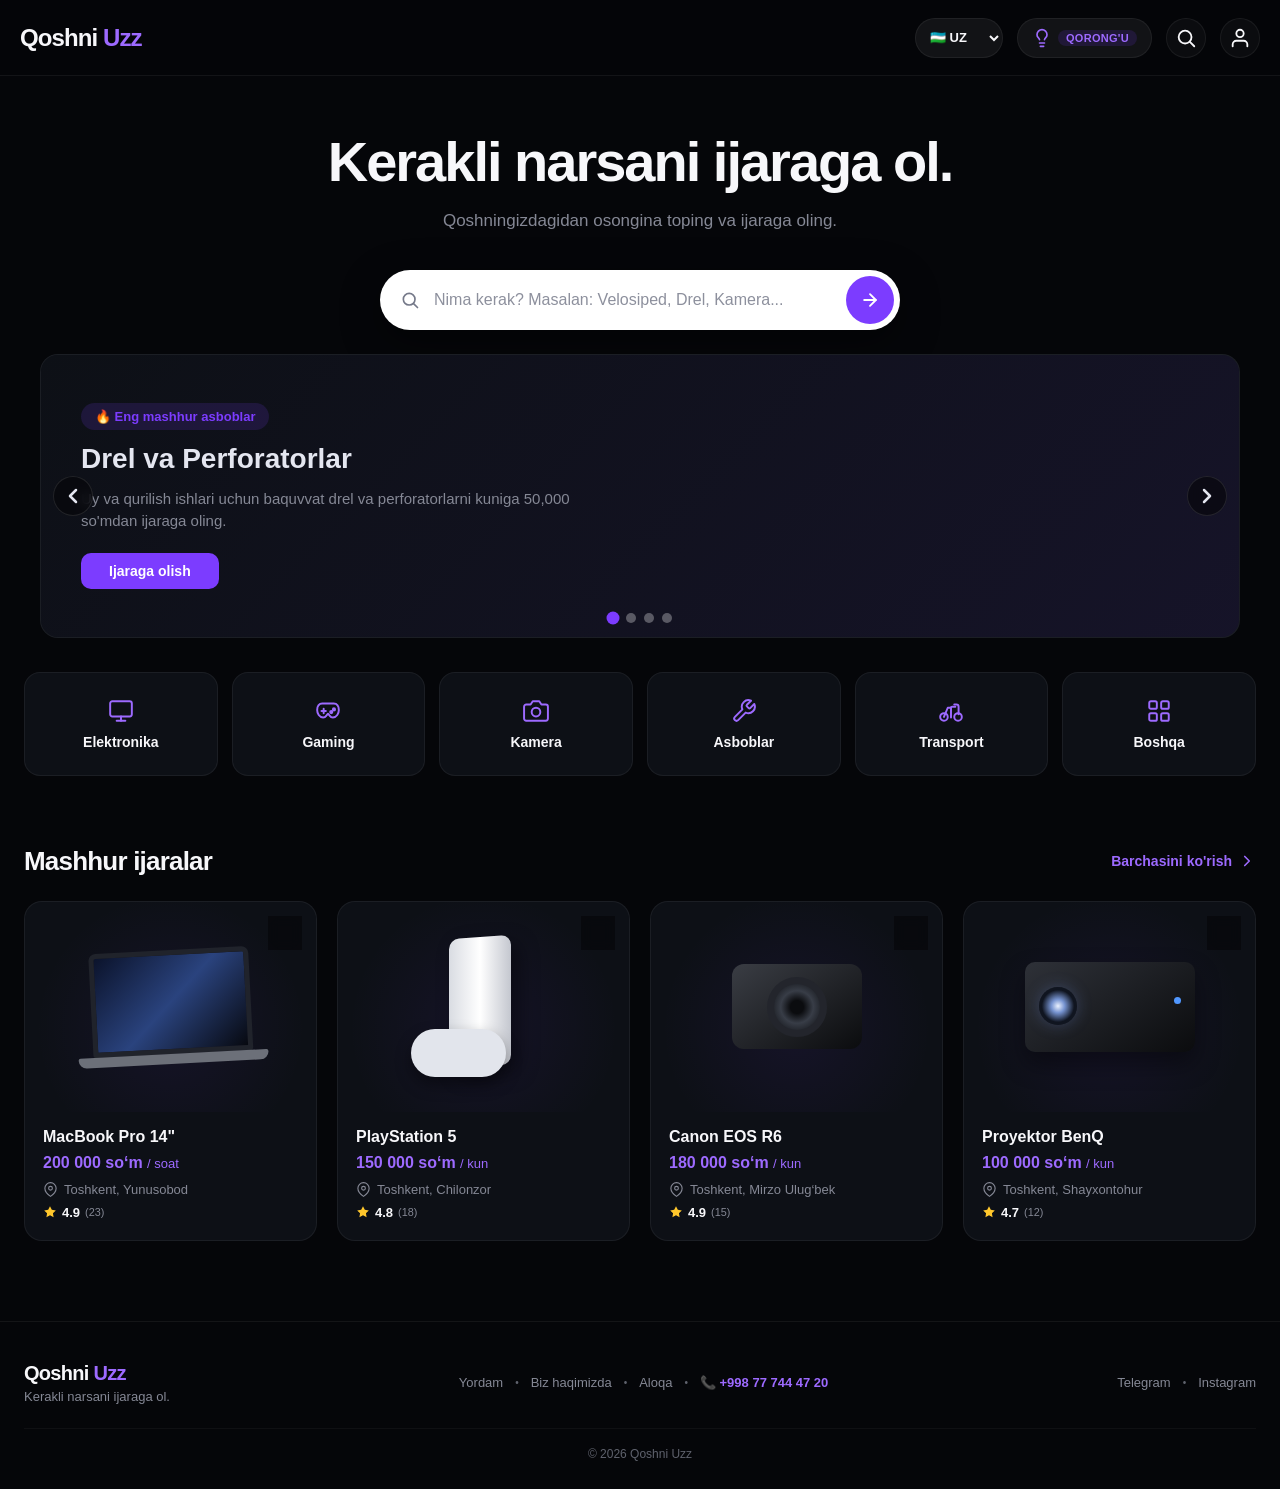
<file: index.html>
<!DOCTYPE html>
<html lang="uz">
<head>
    <meta charset="UTF-8">
    <meta name="viewport" content="width=device-width, initial-scale=1.0">
    <title>Qoshni Uzz — Kerakli narsani ijaraga ol</title>
    <meta name="description" content="Qoshni Uzz — odamlar kerakli narsalarni yaqinidan ijaraga oladigan zamonaviy va qulay marketplace.">
    <meta http-equiv="Content-Security-Policy" content="default-src 'self'; img-src 'self' data: https:; style-src 'self' 'unsafe-inline' https://fonts.googleapis.com; font-src https://fonts.gstatic.com; script-src 'self'; connect-src 'self'; object-src 'none'; base-uri 'self'; frame-ancestors 'none'; form-action 'self';">
    
    <!-- Google Fonts Inter -->
    <link rel="preconnect" href="https://fonts.googleapis.com">
    <link rel="preconnect" href="https://fonts.gstatic.com" crossorigin>
    <link href="https://fonts.googleapis.com/css2?family=Inter:wght@400;500;600;700;800&display=swap" rel="stylesheet">

    <link rel="stylesheet" href="style.css">
</head>
<body>

    <!-- ================= HEADER ================= -->
    <header class="header">
        <a href="#" class="logo">
            Qoshni <span>Uzz</span>
        </a>

        <div class="header-actions">
            <!-- LANGUAGE SWITCHER -->
            <div class="lang-selector">
                <select id="langSelect" class="lang-select" aria-label="Tilni tanlang">
                    <option value="uz">🇺🇿 UZ</option>
                    <option value="ru">🇷🇺 RU</option>
                    <option value="en">🇬🇧 EN</option>
                    <option value="zh">🇨🇳 中文</option>
                </select>
            </div>

            <button class="theme-toggle-btn" id="themeToggleBtn" aria-label="Mavzuni o'zgartirish" title="Mavzu (Qorong'u / Oq / Moviy)">
                <svg viewBox="0 0 24 24" width="20" height="20" fill="none" stroke="currentColor" stroke-width="2" stroke-linecap="round" stroke-linejoin="round" class="theme-icon">
                    <path d="M15 14c.2-1 .7-1.7 1.5-2.5 1-.9 1.5-2.2 1.5-3.5A6 6 0 0 0 6 8c0 1.3.5 2.6 1.5 3.5.8.7 1.3 1.5 1.5 2.5"></path>
                    <path d="M9 18h6"></path>
                    <path d="M10 22h4"></path>
                </svg>
                <span class="theme-badge" id="themeBadge">Qorong'u</span>
            </button>

            <button class="icon-btn" aria-label="Qidirish" id="searchBtn">
                <svg viewBox="0 0 24 24" width="22" height="22" fill="none" stroke="currentColor" stroke-width="2" stroke-linecap="round" stroke-linejoin="round">
                    <circle cx="11" cy="11" r="7"></circle>
                    <line x1="21" y1="21" x2="16.25" y2="16.25"></line>
                </svg>
            </button>

            <a href="profile.html" class="icon-btn" aria-label="Profil" id="profileBtn">
                <svg viewBox="0 0 24 24" width="22" height="22" fill="none" stroke="currentColor" stroke-width="2" stroke-linecap="round" stroke-linejoin="round">
                    <path d="M20 21v-2a4 4 0 0 0-4-4H8a4 4 0 0 0-4 4v2"></path>
                    <circle cx="12" cy="7" r="4"></circle>
                </svg>
            </a>
        </div>
    </header>

    <main>
        <!-- ================= HERO SEARCH SECTION ================= -->
        <section class="hero-search-section">
            <div class="hero-search-container">
                <h1 data-i18n="hero_title">
                    Kerakli narsalarni <span>ijaraga</span> ol.
                </h1>
                <p data-i18n="hero_subtitle">
                    Qoshningizdagidan osongina toping va ijaraga oling.
                </p>

                <!-- SEARCH FORM -->
                <form class="search-box uzum-search" id="searchForm">
                    <svg class="search-icon" viewBox="0 0 24 24" fill="none" stroke="currentColor" stroke-width="2" stroke-linecap="round" stroke-linejoin="round">
                        <circle cx="11" cy="11" r="7"></circle>
                        <line x1="21" y1="21" x2="16.25" y2="16.25"></line>
                    </svg>

                    <input
                        type="text"
                        id="searchInput"
                        placeholder="Nima kerak? Masalan: Velosiped, Drel, Kalonka..."
                        data-i18n-placeholder="search_placeholder"
                        autocomplete="off"
                        aria-label="Mahsulot qidirish"
                    >

                    <button type="submit" class="search-submit" aria-label="Qidirish">
                        <svg viewBox="0 0 24 24" fill="none" stroke="currentColor" stroke-width="2.2" stroke-linecap="round" stroke-linejoin="round">
                            <line x1="5" y1="12" x2="19" y2="12"></line>
                            <polyline points="12 5 19 12 12 19"></polyline>
                        </svg>
                    </button>
                </form>
            </div>
        </section>



        <!-- ================= CAROUSEL / BANNER ================= -->
        <section class="carousel-section">
            <div class="carousel-container" id="carouselContainer">
                <div class="carousel-track" id="carouselTrack">
                    <!-- JS orqali to'ldiriladi (bannerData.json dan) -->
                </div>
                <button class="carousel-btn carousel-prev" id="carouselPrev" aria-label="Oldingi">
                    <svg viewBox="0 0 24 24" width="24" height="24" fill="none" stroke="currentColor" stroke-width="2.5" stroke-linecap="round" stroke-linejoin="round"><polyline points="15 18 9 12 15 6"></polyline></svg>
                </button>
                <button class="carousel-btn carousel-next" id="carouselNext" aria-label="Keyingi">
                    <svg viewBox="0 0 24 24" width="24" height="24" fill="none" stroke="currentColor" stroke-width="2.5" stroke-linecap="round" stroke-linejoin="round"><polyline points="9 18 15 12 9 6"></polyline></svg>
                </button>
                <div class="carousel-dots" id="carouselDots"></div>
            </div>
        </section>

        <!-- ================= CATEGORIES ================= -->
        <section class="categories-section">
            <div class="categories" id="categories">

                <button class="category-card" data-category="Elektronika">
                    <span class="category-icon">
                        <svg viewBox="0 0 24 24" fill="none" stroke="currentColor" stroke-width="1.8" stroke-linecap="round" stroke-linejoin="round">
                            <rect x="2" y="3" width="20" height="14" rx="2" ry="2"></rect>
                            <line x1="8" y1="21" x2="16" y2="21"></line>
                            <line x1="12" y1="17" x2="12" y2="21"></line>
                        </svg>
                    </span>
                    <span data-i18n="cat_elec">Elektronika</span>
                </button>

                <button class="category-card" data-category="Gaming">
                    <span class="category-icon">
                        <svg viewBox="0 0 24 24" fill="none" stroke="currentColor" stroke-width="1.8" stroke-linecap="round" stroke-linejoin="round">
                            <line x1="6" y1="12" x2="10" y2="12"></line>
                            <line x1="8" y1="10" x2="8" y2="14"></line>
                            <circle cx="15" cy="13" r="1" fill="currentColor"></circle>
                            <circle cx="17.5" cy="10.5" r="1" fill="currentColor"></circle>
                            <path d="M17.3 5H6.7C3.6 5 2 7.7 2 11c0 3.3 2 7 5.5 7 1.2 0 2.2-.6 2.8-1.5L12 14.5l1.7 2c.6.9 1.6 1.5 2.8 1.5 3.5 0 5.5-3.7 5.5-7 0-3.3-1.6-6-4.7-6z"></path>
                        </svg>
                    </span>
                    <span data-i18n="cat_gaming">Gaming</span>
                </button>

                <button class="category-card" data-category="Kamera">
                    <span class="category-icon">
                        <svg viewBox="0 0 24 24" fill="none" stroke="currentColor" stroke-width="1.8" stroke-linecap="round" stroke-linejoin="round">
                            <path d="M23 19a2 2 0 0 1-2 2H3a2 2 0 0 1-2-2V8a2 2 0 0 1 2-2h4l2-3h6l2 3h4a2 2 0 0 1 2 2z"></path>
                            <circle cx="12" cy="13" r="4"></circle>
                        </svg>
                    </span>
                    <span data-i18n="cat_camera">Kamera</span>
                </button>

                <button class="category-card" data-category="Asboblar">
                    <span class="category-icon">
                        <svg viewBox="0 0 24 24" fill="none" stroke="currentColor" stroke-width="1.8" stroke-linecap="round" stroke-linejoin="round">
                            <path d="M14.7 6.3a1 1 0 0 0 0 1.4l1.6 1.6a1 1 0 0 0 1.4 0l3.77-3.77a6 6 0 0 1-7.94 7.94l-6.91 6.91a2.12 2.12 0 0 1-3-3l6.91-6.91a6 6 0 0 1 7.94-7.94l-3.76 3.76z"></path>
                        </svg>
                    </span>
                    <span data-i18n="cat_tools">Asboblar</span>
                </button>

                <button class="category-card" data-category="Transport">
                    <span class="category-icon">
                        <svg viewBox="0 0 24 24" fill="none" stroke="currentColor" stroke-width="1.8" stroke-linecap="round" stroke-linejoin="round">
                            <circle cx="5.5" cy="17.5" r="3.5"></circle>
                            <circle cx="18.5" cy="17.5" r="3.5"></circle>
                            <path d="M15 6h2a2 2 0 0 1 2 2v7"></path>
                            <path d="M12 18V9a1 1 0 0 1 1-1h3"></path>
                            <path d="M5.5 17.5L9 9h3"></path>
                        </svg>
                    </span>
                    <span data-i18n="cat_transport">Transport</span>
                </button>

                <button class="category-card" data-category="Boshqa">
                    <span class="category-icon">
                        <svg viewBox="0 0 24 24" fill="none" stroke="currentColor" stroke-width="1.8" stroke-linecap="round" stroke-linejoin="round">
                            <rect x="3" y="3" width="7" height="7" rx="1.5"></rect>
                            <rect x="14" y="3" width="7" height="7" rx="1.5"></rect>
                            <rect x="14" y="14" width="7" height="7" rx="1.5"></rect>
                            <rect x="3" y="14" width="7" height="7" rx="1.5"></rect>
                        </svg>
                    </span>
                    <span data-i18n="cat_other">Boshqa</span>
                </button>

            </div>
        </section>

        <!-- ================= POPULAR RENTALS ================= -->
        <section class="popular-section">

            <div class="section-heading">
                <h2 data-i18n="popular_title">Mashhur ijaralar</h2>
                <a href="#" class="view-all">
                    <span data-i18n="btn_view_all">Barchasini ko‘rish</span>
                    <svg viewBox="0 0 24 24" width="18" height="18" fill="none" stroke="currentColor" stroke-width="2.2" stroke-linecap="round" stroke-linejoin="round">
                        <polyline points="9 18 15 12 9 6"></polyline>
                    </svg>
                </a>
            </div>

            <div class="products-grid" id="productsGrid">

                <!-- PRODUCT 1 -->
                <article
                    class="product-card"
                    data-name="MacBook Pro 14"
                    data-category="Elektronika"
                >
                    <button class="favorite-btn" aria-label="Sevimlilarga qo‘shish">
                        ♡
                    </button>

                    <div class="product-image">
                        <div class="macbook">
                            <div class="mac-screen"></div>
                            <div class="mac-base"></div>
                        </div>
                    </div>

                    <div class="product-info">
                        <h3>MacBook Pro 14"</h3>

                        <strong class="product-price">
                            200 000 so‘m
                            <small data-i18n="per_hour">/ soat</small>
                        </strong>

                        <div class="product-meta">
                            <svg class="meta-icon" viewBox="0 0 24 24" fill="none" stroke="currentColor" stroke-width="1.8">
                                <path d="M21 10c0 7-9 13-9 13s-9-6-9-13a9 9 0 0 1 18 0z"></path>
                                <circle cx="12" cy="10" r="3"></circle>
                            </svg>
                            <span>Toshkent, Yunusobod</span>
                        </div>

                        <div class="rating">
                            <svg class="star-icon" viewBox="0 0 24 24" fill="currentColor">
                                <polygon points="12 2 15.09 8.26 22 9.27 17 14.14 18.18 21.02 12 17.77 5.82 21.02 7 14.14 2 9.27 8.91 8.26 12 2"></polygon>
                            </svg>
                            <span>4.9</span>
                            <small>(23)</small>
                        </div>
                    </div>
                </article>

                <!-- PRODUCT 2 -->
                <article
                    class="product-card"
                    data-name="PlayStation 5"
                    data-category="Gaming"
                >
                    <button class="favorite-btn" aria-label="Sevimlilarga qo‘shish">
                        ♡
                    </button>

                    <div class="product-image">
                        <div class="ps5">
                            <div class="ps5-console"></div>
                            <div class="ps5-controller"></div>
                        </div>
                    </div>

                    <div class="product-info">
                        <h3>PlayStation 5</h3>

                        <strong class="product-price">
                            150 000 so‘m
                            <small data-i18n="per_day">/ kun</small>
                        </strong>

                        <div class="product-meta">
                            <svg class="meta-icon" viewBox="0 0 24 24" fill="none" stroke="currentColor" stroke-width="1.8">
                                <path d="M21 10c0 7-9 13-9 13s-9-6-9-13a9 9 0 0 1 18 0z"></path>
                                <circle cx="12" cy="10" r="3"></circle>
                            </svg>
                            <span>Toshkent, Chilonzor</span>
                        </div>

                        <div class="rating">
                            <svg class="star-icon" viewBox="0 0 24 24" fill="currentColor">
                                <polygon points="12 2 15.09 8.26 22 9.27 17 14.14 18.18 21.02 12 17.77 5.82 21.02 7 14.14 2 9.27 8.91 8.26 12 2"></polygon>
                            </svg>
                            <span>4.8</span>
                            <small>(18)</small>
                        </div>
                    </div>
                </article>

                <!-- PRODUCT 3 -->
                <article
                    class="product-card"
                    data-name="Canon EOS R6"
                    data-category="Kamera"
                >
                    <button class="favorite-btn" aria-label="Sevimlilarga qo‘shish">
                        ♡
                    </button>

                    <div class="product-image">
                        <div class="camera-product">
                            <div class="camera-product-body">
                                <div class="camera-product-lens"></div>
                            </div>
                        </div>
                    </div>

                    <div class="product-info">
                        <h3>Canon EOS R6</h3>

                        <strong class="product-price">
                            180 000 so‘m
                            <small data-i18n="per_day">/ kun</small>
                        </strong>

                        <div class="product-meta">
                            <svg class="meta-icon" viewBox="0 0 24 24" fill="none" stroke="currentColor" stroke-width="1.8">
                                <path d="M21 10c0 7-9 13-9 13s-9-6-9-13a9 9 0 0 1 18 0z"></path>
                                <circle cx="12" cy="10" r="3"></circle>
                            </svg>
                            <span>Toshkent, Mirzo Ulug‘bek</span>
                        </div>

                        <div class="rating">
                            <svg class="star-icon" viewBox="0 0 24 24" fill="currentColor">
                                <polygon points="12 2 15.09 8.26 22 9.27 17 14.14 18.18 21.02 12 17.77 5.82 21.02 7 14.14 2 9.27 8.91 8.26 12 2"></polygon>
                            </svg>
                            <span>4.9</span>
                            <small>(15)</small>
                        </div>
                    </div>
                </article>

                <!-- PRODUCT 4 -->
                <article
                    class="product-card"
                    data-name="BenQ Proyektor"
                    data-category="Elektronika"
                >
                    <button class="favorite-btn" aria-label="Sevimlilarga qo‘shish">
                        ♡
                    </button>

                    <div class="product-image">
                        <div class="projector">
                            <div class="projector-lens"></div>
                            <div class="projector-light"></div>
                        </div>
                    </div>

                    <div class="product-info">
                        <h3 data-i18n="benq_projector">Proyektor BenQ</h3>

                        <strong class="product-price">
                            100 000 so‘m
                            <small data-i18n="per_day">/ kun</small>
                        </strong>

                        <div class="product-meta">
                            <svg class="meta-icon" viewBox="0 0 24 24" fill="none" stroke="currentColor" stroke-width="1.8">
                                <path d="M21 10c0 7-9 13-9 13s-9-6-9-13a9 9 0 0 1 18 0z"></path>
                                <circle cx="12" cy="10" r="3"></circle>
                            </svg>
                            <span>Toshkent, Shayxontohur</span>
                        </div>

                        <div class="rating">
                            <svg class="star-icon" viewBox="0 0 24 24" fill="currentColor">
                                <polygon points="12 2 15.09 8.26 22 9.27 17 14.14 18.18 21.02 12 17.77 5.82 21.02 7 14.14 2 9.27 8.91 8.26 12 2"></polygon>
                            </svg>
                            <span>4.7</span>
                            <small>(12)</small>
                        </div>
                    </div>
                </article>

            </div>
        </section>
    </main>

    <!-- ================= FOOTER ================= -->
    <footer class="footer">
        <div class="footer-container">

            <div class="footer-brand">
                <a href="#" class="footer-logo">
                    Qoshni <span>Uzz</span>
                </a>
                <p data-i18n="footer_slogan">Kerakli narsani ijaraga ol.</p>
            </div>

            <div class="footer-links">
                <a href="#" data-i18n="footer_help">Yordam</a>
                <span class="separator">•</span>
                <a href="#" data-i18n="footer_about">Biz haqimizda</a>
                <span class="separator">•</span>
                <a href="https://wa.me/998777444720?text=Assalomu%20alaykum!%20Qoshni%20Uzz%20haqida%20ma%27lumot%20olmoqchiman." target="_blank" rel="noopener noreferrer" aria-label="WhatsApp" data-i18n="footer_contact">Aloqa</a>
                <span class="separator">•</span>
                <a href="tel:+998777444720" class="footer-phone">📞 +998 77 744 47 20</a>
            </div>

            <div class="footer-social">
                <a href="https://t.me/otakoz1yev" target="_blank" rel="noopener noreferrer" aria-label="Telegram">Telegram</a>
                <span class="separator">•</span>
                <a href="https://instagram.com/qoshni.uzz" target="_blank" rel="noopener noreferrer" aria-label="Instagram">Instagram</a>
            </div>

        </div>

        <div class="footer-bottom">
            <span>© 2026 Qoshni Uzz</span>
        </div>
    </footer>

    <!-- ================= PRODUCT DETAIL MODAL ================= -->
    <div class="product-modal-overlay" id="productModal">
        <div class="product-modal">
            <button class="modal-close-btn" id="modalCloseBtn" aria-label="Yopish">
                <svg viewBox="0 0 24 24" width="24" height="24" fill="none" stroke="currentColor" stroke-width="2.5" stroke-linecap="round" stroke-linejoin="round">
                    <line x1="18" y1="6" x2="6" y2="18"></line>
                    <line x1="6" y1="6" x2="18" y2="18"></line>
                </svg>
            </button>

            <div class="modal-body">
                <!-- Left: Product Visual -->
                <div class="modal-image" id="modalImage"></div>

                <!-- Right: Product Details -->
                <div class="modal-details">
                    <span class="modal-category" id="modalCategory"></span>
                    <h2 class="modal-title" id="modalTitle"></h2>

                    <div class="modal-rating" id="modalRating">
                        <svg class="star-icon" viewBox="0 0 24 24" fill="currentColor">
                            <polygon points="12 2 15.09 8.26 22 9.27 17 14.14 18.18 21.02 12 17.77 5.82 21.02 7 14.14 2 9.27 8.91 8.26 12 2"></polygon>
                        </svg>
                        <span id="modalRatingValue"></span>
                        <small id="modalReviews"></small>
                    </div>

                    <div class="modal-price-block">
                        <span class="modal-price" id="modalPrice"></span>
                        <span class="modal-period" id="modalPeriod"></span>
                    </div>

                    <div class="modal-location">
                        <svg viewBox="0 0 24 24" width="16" height="16" fill="none" stroke="currentColor" stroke-width="1.8">
                            <path d="M21 10c0 7-9 13-9 13s-9-6-9-13a9 9 0 0 1 18 0z"></path>
                            <circle cx="12" cy="10" r="3"></circle>
                        </svg>
                        <span id="modalLocation"></span>
                    </div>

                    <p class="modal-description" id="modalDescription"></p>

                    <div class="modal-actions">
                        <a class="modal-btn-telegram" id="modalTelegram" href="https://t.me/otakoz1yev" target="_blank" rel="noopener noreferrer">
                            <svg viewBox="0 0 24 24" width="20" height="20" fill="currentColor">
                                <path d="M11.944 0A12 12 0 0 0 0 12a12 12 0 0 0 12 12 12 12 0 0 0 12-12A12 12 0 0 0 12 0a12 12 0 0 0-.056 0zm4.962 7.224c.1-.002.321.023.465.14a.506.506 0 0 1 .171.325c.016.093.036.306.02.472-.18 1.898-.962 6.502-1.36 8.627-.168.9-.499 1.201-.82 1.23-.696.065-1.225-.46-1.9-.902-1.056-.693-1.653-1.124-2.678-1.8-1.185-.78-.417-1.21.258-1.91.177-.184 3.247-2.977 3.307-3.23.007-.032.014-.15-.056-.212s-.174-.041-.249-.024c-.106.024-1.793 1.14-5.061 3.345-.479.33-.913.49-1.302.48-.428-.008-1.252-.241-1.865-.44-.752-.245-1.349-.374-1.297-.789.027-.216.325-.437.893-.663 3.498-1.524 5.83-2.529 6.998-3.014 3.332-1.386 4.025-1.627 4.476-1.635z"/>
                            </svg>
                            Telegram
                        </a>
                        <div class="modal-phone">
                            <svg viewBox="0 0 24 24" width="16" height="16" fill="none" stroke="currentColor" stroke-width="1.8">
                                <path d="M22 16.92v3a2 2 0 0 1-2.18 2 19.79 19.79 0 0 1-8.63-3.07 19.5 19.5 0 0 1-6-6 19.79 19.79 0 0 1-3.07-8.67A2 2 0 0 1 4.11 2h3a2 2 0 0 1 2 1.72 12.84 12.84 0 0 0 .7 2.81 2 2 0 0 1-.45 2.11L8.09 9.91a16 16 0 0 0 6 6l1.27-1.27a2 2 0 0 1 2.11-.45 12.84 12.84 0 0 0 2.81.7A2 2 0 0 1 22 16.92z"></path>
                            </svg>
                            <a href="tel:+998777444720">+998 77 744 47 20</a>
                        </div>
                        <button class="modal-btn-favorite" id="modalFavoriteBtn">
                            ♡ Sevimlilarga qo'shish
                        </button>
                    </div>
                </div>
            </div>
        </div>
    </div>

    <script src="common.js"></script>
    <script src="script.js"></script>
</body>
</html>
</file>
<file: style.css>
/* =====================================================
   QOSHNI UZZ — MINIMAL PREMIUM MARKETPLACE
   Design System & Modern Aesthetic Tokens
===================================================== */

:root {
    /* Color Palette */
    --bg: #050609;
    --card: #0D1016;
    --card-hover: #121622;

    --text-primary: #F7F7FA;
    --text-secondary: #858895;
    --text-muted: #5F626D;

    --purple: #7C3CFF;
    --purple-light: #9D6AFF;
    --purple-glow: rgba(124, 60, 255, 0.14);

    --border: rgba(255, 255, 255, 0.06);
    --border-hover: rgba(124, 60, 255, 0.35);

    /* Dimensions & Radii */
    --radius-card: 18px;
    --radius-pill: 50px;
    --container: 1280px;

    /* Transitions */
    --transition: 0.22s cubic-bezier(0.16, 1, 0.3, 1);
}

/* ================= THEME MODES ================= */

/* Light Theme (Oq Rejim) */
html[data-theme="light"] {
    color-scheme: light;
    --bg: #F4F6FB;
    --card: #FFFFFF;
    --card-hover: #F8FAFC;

    --text-primary: #0F172A;
    --text-secondary: #475569;
    --text-muted: #94A3B8;

    --purple: #6366F1;
    --purple-light: #4F46E5;
    --purple-glow: rgba(99, 102, 241, 0.14);

    --border: rgba(0, 0, 0, 0.08);
    --border-hover: rgba(99, 102, 241, 0.35);
}

html[data-theme="light"] .header {
    background: rgba(255, 255, 255, 0.88);
    border-bottom-color: rgba(0, 0, 0, 0.08);
}

html[data-theme="light"] .glass-card,
html[data-theme="light"] .settings-form,
html[data-theme="light"] .add-listing-form {
    background: rgba(255, 255, 255, 0.85);
    border-color: rgba(0, 0, 0, 0.08);
    box-shadow: 0 12px 36px rgba(0, 0, 0, 0.06);
}

html[data-theme="light"] .profile-tabs {
    background: rgba(0, 0, 0, 0.04);
    border-color: rgba(0, 0, 0, 0.08);
}

html[data-theme="light"] .form-group input,
html[data-theme="light"] .form-group select {
    background: #FFFFFF;
    border-color: rgba(0, 0, 0, 0.12);
    color: #0F172A;
}

html[data-theme="light"] .image-upload-box {
    background: rgba(0, 0, 0, 0.02);
    border-color: rgba(0, 0, 0, 0.15);
}

/* Cyber Theme (Moviy Kiber Rejim) */
html[data-theme="cyber"] {
    color-scheme: dark;
    --bg: #070B14;
    --card: #0F172A;
    --card-hover: #1E293B;

    --text-primary: #F8FAFC;
    --text-secondary: #94A3B8;
    --text-muted: #64748B;

    --purple: #00D2FF;
    --purple-light: #38BDF8;
    --purple-glow: rgba(0, 210, 255, 0.18);

    --border: rgba(56, 189, 248, 0.14);
    --border-hover: rgba(0, 210, 255, 0.4);
}

html[data-theme="cyber"] .header {
    background: rgba(7, 11, 20, 0.88);
}

html[data-theme="cyber"] .glass-card,
html[data-theme="cyber"] .settings-form,
html[data-theme="cyber"] .add-listing-form {
    background: rgba(15, 23, 42, 0.7);
    border-color: rgba(56, 189, 248, 0.15);
}

/* Theme Toggle Button Styling */
.theme-toggle-btn {
    display: inline-flex;
    align-items: center;
    gap: 6px;
    padding: 6px 14px;
    height: 40px;
    border-radius: var(--radius-pill);
    background: rgba(255, 255, 255, 0.06);
    border: 1px solid var(--border);
    color: var(--text-primary);
    font-size: 13px;
    font-weight: 600;
    cursor: pointer;
    transition: var(--transition);
    user-select: none;
}

.theme-toggle-btn:hover {
    background: rgba(255, 255, 255, 0.12);
    border-color: var(--purple-light);
    transform: translateY(-1px);
}

.theme-toggle-btn .theme-icon {
    transition: transform 0.3s cubic-bezier(0.34, 1.56, 0.64, 1);
    color: var(--purple-light);
}

.theme-toggle-btn:active .theme-icon {
    transform: scale(0.85) rotate(25deg);
}

.theme-badge {
    font-size: 11px;
    padding: 2px 8px;
    border-radius: var(--radius-pill);
    background: var(--purple-glow);
    color: var(--purple-light);
    font-weight: 700;
    letter-spacing: 0.3px;
    text-transform: uppercase;
}

/* Language Selector Styling */
.lang-selector {
    display: inline-flex;
    align-items: center;
}

.lang-select {
    height: 40px;
    padding: 0 10px;
    border-radius: var(--radius-pill);
    background: rgba(255, 255, 255, 0.06);
    border: 1px solid var(--border);
    color: var(--text-primary);
    font-size: 13px;
    font-weight: 600;
    cursor: pointer;
    outline: none;
    transition: var(--transition);
}

.lang-select:hover {
    background: rgba(255, 255, 255, 0.12);
    border-color: var(--purple-light);
}

.lang-select option {
    background: #0D1016;
    color: #FFFFFF;
}


/* ================= RESET & BASE ================= */

*, *::before, *::after {
    margin: 0;
    padding: 0;
    box-sizing: border-box;
}

html {
    scroll-behavior: smooth;
    color-scheme: dark;
}

body {
    background-color: var(--bg);
    color: var(--text-primary);
    font-family: 'Inter', -apple-system, BlinkMacSystemFont, "Segoe UI", Roboto, sans-serif;
    min-height: 100vh;
    overflow-x: hidden;
    -webkit-font-smoothing: antialiased;
    -moz-osx-font-smoothing: grayscale;
}

button, input {
    font-family: inherit;
    color: inherit;
}

button {
    border: none;
    background: transparent;
    cursor: pointer;
}

a {
    color: inherit;
    text-decoration: none;
}


/* ================= HEADER ================= */

.header {
    width: 100%;
    height: 76px;
    padding: 0 max(20px, calc((100% - var(--container)) / 2));
    display: flex;
    align-items: center;
    justify-content: space-between;
    background: rgba(5, 6, 9, 0.85);
    backdrop-filter: blur(12px);
    -webkit-backdrop-filter: blur(12px);
    border-bottom: 1px solid var(--border);
    position: sticky;
    top: 0;
    z-index: 100;
}

.logo {
    font-size: 24px;
    font-weight: 800;
    letter-spacing: -0.9px;
    color: var(--text-primary);
    user-select: none;
}

.logo span {
    color: var(--purple-light);
}

.header-actions {
    display: flex;
    align-items: center;
    gap: 14px;
}

.icon-btn {
    width: 40px;
    height: 40px;
    display: grid;
    place-items: center;
    border-radius: 50%;
    color: var(--text-primary);
    background: rgba(255, 255, 255, 0.03);
    border: 1px solid var(--border);
    transition: var(--transition);
}

.icon-btn:hover {
    color: var(--purple-light);
    border-color: rgba(124, 60, 255, 0.3);
    background: rgba(124, 60, 255, 0.08);
}


/* ================= HERO SEARCH SECTION ================= */

.hero-search-section {
    max-width: var(--container);
    margin: 0 auto;
    padding: 56px 24px 24px;
    position: relative;
}

.hero-search-container {
    display: flex;
    flex-direction: column;
    align-items: center;
    text-align: center;
}

.hero-search-container h1 {
    font-size: clamp(36px, 4.5vw, 56px);
    line-height: 1.08;
    letter-spacing: -2px;
    font-weight: 800;
    color: var(--text-primary);
    max-width: 720px;
}

.hero-search-container h1 span {
    color: var(--purple-light);
}

.hero-search-container p {
    margin-top: 16px;
    font-size: 17px;
    line-height: 1.5;
    color: var(--text-secondary);
    max-width: 480px;
}


/* ================= HERO SEARCH BAR ================= */

.search-box {
    width: min(520px, 100%);
    height: 60px;
    margin-top: 36px;
    display: flex;
    align-items: center;
    padding: 6px 6px 6px 20px;
    background: #FFFFFF;
    border-radius: var(--radius-pill);
    box-shadow: 0 12px 40px rgba(0, 0, 0, 0.45);
    transition: var(--transition);
}

.search-box:focus-within {
    box-shadow: 0 16px 48px rgba(124, 60, 255, 0.25);
}

.search-icon {
    width: 20px;
    height: 20px;
    flex-shrink: 0;
    stroke: #757989;
}

.search-box input {
    flex: 1;
    min-width: 0;
    margin-left: 14px;
    border: none;
    outline: none;
    background: transparent;
    color: #0E1017;
    font-size: 16px;
    font-weight: 500;
}

.search-box input::placeholder {
    color: #8D909D;
    font-weight: 400;
}

.search-submit {
    width: 48px;
    height: 48px;
    flex-shrink: 0;
    display: grid;
    place-items: center;
    border-radius: 50%;
    background: var(--purple);
    color: #FFFFFF;
    transition: var(--transition);
}

.search-submit:hover {
    background: var(--purple-light);
    transform: scale(1.04);
}

.search-submit svg {
    width: 20px;
    height: 20px;
}




/* ================= CATEGORIES SECTION ================= */

.categories-section {
    max-width: var(--container);
    margin: 0 auto;
    padding: 10px 24px 30px;
}

.categories {
    display: grid;
    grid-template-columns: repeat(6, 1fr);
    gap: 14px;
}

.category-card {
    min-height: 104px;
    padding: 16px 12px;
    display: flex;
    flex-direction: column;
    align-items: center;
    justify-content: center;
    gap: 10px;
    background: var(--card);
    border: 1px solid var(--border);
    border-radius: 16px;
    color: var(--text-primary);
    transition: var(--transition);
    user-select: none;
}

.category-card:hover,
.category-card.active {
    background: var(--card-hover);
    border-color: var(--purple);
    transform: translateY(-2px);
}

.category-card.active {
    border-color: var(--purple-light);
    box-shadow: 0 4px 20px rgba(124, 60, 255, 0.15);
}

.category-icon {
    width: 26px;
    height: 26px;
    display: grid;
    place-items: center;
    color: var(--purple-light);
}

.category-icon svg {
    width: 100%;
    height: 100%;
}

.category-card span:last-child {
    font-size: 14px;
    font-weight: 600;
    color: var(--text-primary);
}


/* ================= POPULAR SECTION ================= */

.popular-section {
    max-width: var(--container);
    margin: 0 auto;
    padding: 40px 24px 80px;
}

.section-heading {
    display: flex;
    align-items: center;
    justify-content: space-between;
    margin-bottom: 24px;
}

.section-heading h2 {
    font-size: 26px;
    font-weight: 700;
    letter-spacing: -0.8px;
}

.view-all {
    display: inline-flex;
    align-items: center;
    gap: 6px;
    color: var(--purple-light);
    font-size: 14px;
    font-weight: 600;
    transition: var(--transition);
}

.view-all:hover {
    color: #FFFFFF;
    transform: translateX(2px);
}


/* ================= PRODUCTS GRID ================= */

.products-grid {
    display: grid;
    grid-template-columns: repeat(4, 1fr);
    gap: 20px;
}

.product-card {
    position: relative;
    background: var(--card);
    border: 1px solid var(--border);
    border-radius: var(--radius-card);
    overflow: hidden;
    transition: var(--transition);
    cursor: pointer;
}

.product-card:hover {
    transform: translateY(-4px);
    border-color: var(--border-hover);
    box-shadow: 0 12px 30px rgba(0, 0, 0, 0.4);
}

.favorite-btn {
    position: absolute;
    top: 14px;
    right: 14px;
    z-index: 15;
    width: 34px;
    height: 34px;
    display: grid;
    place-items: center;
    border-radius: 50%;
    background: rgba(5, 6, 9, 0.6);
    backdrop-filter: blur(6px);
    color: #C0C3D0;
    font-size: 18px;
    transition: var(--transition);
}

.favorite-btn:hover {
    color: #FF4D6D;
    background: rgba(5, 6, 9, 0.85);
    transform: scale(1.08);
}

.favorite-btn.active {
    color: #FF4D6D;
}


/* Product Image Containers */

.product-image {
    height: 210px;
    display: grid;
    place-items: center;
    background: radial-gradient(circle at 50% 60%, rgba(124, 60, 255, 0.08) 0%, transparent 70%);
    position: relative;
    overflow: hidden;
}


/* Product 1: MacBook */

.macbook {
    width: 190px;
    transform: rotate(-3deg);
}

.mac-screen {
    width: 160px;
    height: 104px;
    margin: auto;
    border: 5px solid #20232B;
    border-radius: 7px 7px 3px 3px;
    background: linear-gradient(135deg, #0B132B 0%, #2A437E 50%, #070910 100%);
}

.mac-base {
    width: 190px;
    height: 10px;
    background: #6C7079;
    border-radius: 2px 2px 8px 8px;
}


/* Product 2: PS5 */

.ps5 {
    position: relative;
    width: 170px;
    height: 160px;
}

.ps5-console {
    position: absolute;
    left: 50px;
    top: 10px;
    width: 62px;
    height: 130px;
    border-radius: 10px;
    background: linear-gradient(90deg, #D9DCE2 0%, #FFFFFF 50%, #C4C7CF 100%);
    transform: skewY(-4deg);
    box-shadow: 8px 8px 20px rgba(0, 0, 0, 0.4);
}

.ps5-controller {
    position: absolute;
    bottom: 10px;
    left: 12px;
    width: 95px;
    height: 48px;
    border-radius: 30px;
    background: #E2E5EC;
    box-shadow: 0 8px 16px rgba(0, 0, 0, 0.4);
}


/* Product 3: Camera */

.camera-product {
    width: 170px;
    height: 130px;
    display: grid;
    place-items: center;
}

.camera-product-body {
    width: 130px;
    height: 85px;
    border-radius: 12px;
    background: linear-gradient(145deg, #3A3D44 0%, #0B0C0E 100%);
    display: grid;
    place-items: center;
}

.camera-product-lens {
    width: 60px;
    height: 60px;
    border-radius: 50%;
    border: 7px solid #23252C;
    background: radial-gradient(circle, #0B0C0F 20%, #383D47 50%, #0B0C0F 100%);
}


/* Product 4: Projector */

.projector {
    width: 170px;
    height: 90px;
    position: relative;
    border-radius: 10px;
    background: linear-gradient(145deg, #2E3138 0%, #0B0C0E 100%);
    box-shadow: 0 12px 24px rgba(0, 0, 0, 0.4);
}

.projector-lens {
    position: absolute;
    left: 14px;
    top: 25px;
    width: 38px;
    height: 38px;
    border-radius: 50%;
    background: radial-gradient(circle, #EAF1FF 0%, #7693D0 25%, #101520 60%);
    box-shadow: 0 0 16px rgba(124, 160, 255, 0.25);
}

.projector-light {
    position: absolute;
    right: 14px;
    top: 35px;
    width: 7px;
    height: 7px;
    border-radius: 50%;
    background: #5097FF;
}


/* Product Info */

.product-info {
    padding: 16px 18px 20px;
}

.product-info h3 {
    font-size: 16px;
    font-weight: 600;
    color: var(--text-primary);
    margin-bottom: 8px;
}

.product-price {
    display: block;
    color: var(--purple-light);
    font-size: 16px;
    font-weight: 700;
}

.product-price small {
    font-size: 13px;
    font-weight: 500;
    color: var(--purple-light);
}

.product-meta {
    display: flex;
    align-items: center;
    gap: 6px;
    margin-top: 10px;
    color: var(--text-secondary);
    font-size: 13px;
}

.meta-icon {
    width: 15px;
    height: 15px;
    flex-shrink: 0;
    stroke: var(--text-secondary);
}

.rating {
    display: flex;
    align-items: center;
    gap: 5px;
    margin-top: 8px;
    font-size: 13px;
    font-weight: 600;
    color: var(--text-primary);
}

.star-icon {
    width: 14px;
    height: 14px;
    color: #FFC72C;
}

.rating small {
    color: var(--text-secondary);
    font-weight: 400;
}


/* Search Result Messages */

.hidden {
    display: none !important;
}

.product-card.hidden {
    display: none !important;
}

.no-results {
    grid-column: 1 / -1;
    padding: 60px 20px;
    text-align: center;
    color: var(--text-secondary);
    font-size: 16px;
    display: none;
}

.no-results.show {
    display: block;
}


/* ================= FOOTER ================= */

.footer {
    border-top: 1px solid var(--border);
    background: var(--bg);
    padding: 40px 24px 28px;
}

.footer-container {
    max-width: var(--container);
    margin: 0 auto;
    display: flex;
    align-items: center;
    justify-content: space-between;
    gap: 24px;
}

.footer-brand .footer-logo {
    font-size: 20px;
    font-weight: 800;
    letter-spacing: -0.7px;
}

.footer-brand .footer-logo span {
    color: var(--purple-light);
}

.footer-brand p {
    margin-top: 4px;
    font-size: 13px;
    color: var(--text-secondary);
}

.footer-links,
.footer-social {
    display: flex;
    align-items: center;
    gap: 12px;
}

.footer-links a,
.footer-social a {
    font-size: 13px;
    color: var(--text-secondary);
    transition: var(--transition);
}

.footer-links a:hover,
.footer-social a:hover {
    color: var(--purple-light);
}

.footer-phone {
    font-weight: 600 !important;
    color: var(--purple-light) !important;
}

.separator {
    color: var(--text-muted);
    font-size: 10px;
}

.footer-bottom {
    max-width: var(--container);
    margin: 24px auto 0;
    padding-top: 18px;
    border-top: 1px solid rgba(255, 255, 255, 0.04);
    text-align: center;
    font-size: 12px;
    color: var(--text-muted);
}


/* ================= RESPONSIVE DESIGN ================= */

@media (max-width: 1100px) {
    .hero-search-section {
        padding-top: 36px;
    }

    .search-box {
        margin-top: 28px;
    }

    .categories {
        grid-template-columns: repeat(3, 1fr);
    }

    .products-grid {
        grid-template-columns: repeat(2, 1fr);
    }

    .footer-container {
        flex-direction: column;
        align-items: center;
        text-align: center;
        gap: 18px;
    }
}

@media (max-width: 700px) {
    .header {
        height: 68px;
        padding: 0 16px;
    }

    .logo {
        font-size: 22px;
    }

    .hero-search-section {
        padding: 28px 16px 16px;
    }

    .hero-search-container h1 {
        font-size: 34px;
        letter-spacing: -1.2px;
    }

    .hero-search-container p {
        font-size: 15px;
        margin-top: 12px;
    }

    .search-box {
        height: 54px;
        padding: 4px 4px 4px 16px;
    }

    .search-submit {
        width: 44px;
        height: 44px;
    }

    .categories-section {
        padding: 10px 16px 30px;
    }

    .categories {
        grid-template-columns: repeat(2, 1fr);
        gap: 10px;
    }

    .category-card {
        min-height: 90px;
        border-radius: 14px;
    }

    .popular-section {
        padding: 30px 16px 60px;
    }

    .section-heading h2 {
        font-size: 22px;
    }

    .products-grid {
        grid-template-columns: 1fr;
    }

    .product-image {
        height: 220px;
    }
}

@media (max-width: 420px) {
    .header {
        height: 60px;
        padding: 0 12px;
    }

    .logo {
        font-size: 19px;
    }

    .header-actions {
        gap: 6px;
    }

    .lang-select {
        height: 36px;
        padding: 0 8px;
        font-size: 12px;
    }

    .theme-toggle-btn {
        padding: 6px 10px;
    }

    .theme-badge {
        display: none;
    }

    .hero-search-container h1 {
        font-size: 27px;
    }

    .hero-search-container p {
        font-size: 14px;
    }

    .search-box input {
        font-size: 14px;
    }

    .categories {
        grid-template-columns: repeat(2, 1fr);
    }

    .products-grid {
        grid-template-columns: 1fr;
    }
}

/* =====================================================
   GLOBAL THEME OVERRIDES (LIGHT & CYBER)
   ===================================================== */

/* 1. LIGHT THEME OVERRIDES (Oq Rejim) */
html[data-theme="light"] {
    background-color: #F4F6FB !important;
    color: #0F172A !important;
}

html[data-theme="light"] body {
    background-color: #F4F6FB !important;
    color: #0F172A !important;
}

html[data-theme="light"] .header {
    background: rgba(255, 255, 255, 0.92) !important;
    border-bottom-color: rgba(0, 0, 0, 0.08) !important;
}

html[data-theme="light"] .logo {
    color: #0F172A !important;
}

html[data-theme="light"] .icon-btn {
    background: rgba(0, 0, 0, 0.04) !important;
    border-color: rgba(0, 0, 0, 0.08) !important;
    color: #0F172A !important;
}

html[data-theme="light"] .glass-card,
html[data-theme="light"] .settings-form,
html[data-theme="light"] .add-listing-form {
    background: rgba(255, 255, 255, 0.9) !important;
    border-color: rgba(0, 0, 0, 0.1) !important;
    box-shadow: 0 12px 36px rgba(0, 0, 0, 0.06) !important;
    color: #0F172A !important;
}

html[data-theme="light"] .user-card h2,
html[data-theme="light"] .panel-header h3,
html[data-theme="light"] .mini-card-info h4 {
    color: #0F172A !important;
}

html[data-theme="light"] .user-role {
    background: rgba(0, 0, 0, 0.04) !important;
    color: #475569 !important;
    border-color: rgba(0, 0, 0, 0.08) !important;
}

html[data-theme="light"] .meta-label,
html[data-theme="light"] .meta-val small,
html[data-theme="light"] .mini-card-info p {
    color: #64748B !important;
}

html[data-theme="light"] .meta-val {
    color: #0F172A !important;
}

html[data-theme="light"] .profile-tabs {
    background: rgba(0, 0, 0, 0.04) !important;
    border-color: rgba(0, 0, 0, 0.08) !important;
}

html[data-theme="light"] .tab-btn {
    color: #475569 !important;
}

html[data-theme="light"] .tab-btn.active {
    color: #FFFFFF !important;
    background: #6366F1 !important;
}

html[data-theme="light"] .mini-card {
    background: #FFFFFF !important;
    border-color: rgba(0, 0, 0, 0.08) !important;
    box-shadow: 0 4px 16px rgba(0, 0, 0, 0.03) !important;
    color: #0F172A !important;
}

html[data-theme="light"] .btn-secondary {
    background: rgba(0, 0, 0, 0.04) !important;
    border-color: rgba(0, 0, 0, 0.12) !important;
    color: #0F172A !important;
}

html[data-theme="light"] .form-group label {
    color: #475569 !important;
}

html[data-theme="light"] .form-group input,
html[data-theme="light"] .form-group select {
    background: #FFFFFF !important;
    border-color: rgba(0, 0, 0, 0.15) !important;
    color: #0F172A !important;
}

html[data-theme="light"] .image-upload-box {
    background: rgba(0, 0, 0, 0.02) !important;
    border-color: rgba(0, 0, 0, 0.15) !important;
    color: #475569 !important;
}

html[data-theme="light"] .footer {
    background: #FFFFFF !important;
    border-top-color: rgba(0, 0, 0, 0.08) !important;
    color: #475569 !important;
}

/* 2. CYBER THEME OVERRIDES (Moviy Rejim) */
html[data-theme="cyber"] {
    background-color: #060B14 !important;
    color: #F8FAFC !important;
}

html[data-theme="cyber"] body {
    background-color: #060B14 !important;
    color: #F8FAFC !important;
}

html[data-theme="cyber"] .header {
    background: rgba(6, 11, 20, 0.92) !important;
    border-bottom-color: rgba(0, 210, 255, 0.15) !important;
}

html[data-theme="cyber"] .logo span {
    color: #38BDF8 !important;
}

html[data-theme="cyber"] .glass-card,
html[data-theme="cyber"] .settings-form,
html[data-theme="cyber"] .add-listing-form {
    background: rgba(15, 23, 42, 0.8) !important;
    border-color: rgba(0, 210, 255, 0.2) !important;
    box-shadow: 0 12px 36px rgba(0, 210, 255, 0.05) !important;
}

html[data-theme="cyber"] .mini-card {
    background: #0F172A !important;
    border-color: rgba(56, 189, 248, 0.18) !important;
}

html[data-theme="cyber"] .tab-btn.active,
html[data-theme="cyber"] .btn-primary {
    background: linear-gradient(135deg, #00D2FF, #0072FF) !important;
    color: #FFFFFF !important;
}

/* 3. NEXUS ANIMATED SPACE THEME OVERRIDES (Neon Kosmos) */
.nexus-canvas {
    position: fixed;
    top: 0;
    left: 0;
    width: 100vw;
    height: 100vh;
    pointer-events: none;
    z-index: 0;
    display: none;
}

html[data-theme="nexus"] {
    color-scheme: dark;
    --bg: #070417;
    --card: rgba(14, 10, 36, 0.65);
    --card-hover: rgba(22, 16, 52, 0.75);

    --text-primary: #F8FAFC;
    --text-secondary: #C084FC;
    --text-muted: #93C5FD;

    --purple: #E056FD;
    --purple-light: #F472B6;
    --purple-glow: rgba(224, 86, 253, 0.25);

    --border: rgba(224, 86, 253, 0.25);
    --border-hover: rgba(56, 189, 248, 0.5);
}

html[data-theme="nexus"] body {
    background-color: #070417 !important;
    color: #F8FAFC !important;
}

html[data-theme="nexus"] .header {
    background: rgba(11, 7, 30, 0.75) !important;
    border-bottom: 1px solid rgba(224, 86, 253, 0.25) !important;
    backdrop-filter: blur(16px);
    -webkit-backdrop-filter: blur(16px);
}

html[data-theme="nexus"] .logo span {
    color: #E056FD !important;
}

html[data-theme="nexus"] .glass-card,
html[data-theme="nexus"] .settings-form,
html[data-theme="nexus"] .add-listing-form {
    background: rgba(15, 10, 40, 0.65) !important;
    border-color: rgba(224, 86, 253, 0.3) !important;
    box-shadow: 0 12px 36px rgba(224, 86, 253, 0.15), inset 0 0 20px rgba(56, 189, 248, 0.08) !important;
    backdrop-filter: blur(20px);
    -webkit-backdrop-filter: blur(20px);
}

html[data-theme="nexus"] .mini-card,
html[data-theme="nexus"] .product-card,
html[data-theme="nexus"] .category-card {
    background: rgba(18, 12, 46, 0.65) !important;
    border-color: rgba(56, 189, 248, 0.25) !important;
    backdrop-filter: blur(16px);
    -webkit-backdrop-filter: blur(16px);
}

html[data-theme="nexus"] .tab-btn.active,
html[data-theme="nexus"] .btn-primary {
    background: linear-gradient(135deg, #E056FD, #38BDF8) !important;
    color: #FFFFFF !important;
    box-shadow: 0 4px 20px rgba(224, 86, 253, 0.4) !important;
}

html[data-theme="nexus"] .form-group input,
html[data-theme="nexus"] .form-group select {
    background: rgba(10, 6, 28, 0.8) !important;
    border-color: rgba(224, 86, 253, 0.3) !important;
    color: #F8FAFC !important;
}

/* ================= PRODUCT DETAIL MODAL (UZUM MARKET STYLE) ================= */

.product-modal-overlay {
    position: fixed;
    inset: 0;
    z-index: 9999;
    background: rgba(0, 0, 0, 0.65);
    backdrop-filter: blur(6px);
    -webkit-backdrop-filter: blur(6px);
    display: none;
    align-items: center;
    justify-content: center;
    padding: 20px;
    animation: modalFadeIn 0.25s ease;
}

.product-modal-overlay.show {
    display: flex;
}

@keyframes modalFadeIn {
    from { opacity: 0; }
    to   { opacity: 1; }
}

.product-modal {
    background: var(--card);
    border: 1px solid var(--border);
    border-radius: var(--radius-card);
    width: 100%;
    max-width: 820px;
    max-height: 90vh;
    overflow-y: auto;
    position: relative;
    animation: modalSlideUp 0.3s cubic-bezier(0.16, 1, 0.3, 1);
}

@keyframes modalSlideUp {
    from { transform: translateY(30px); opacity: 0; }
    to   { transform: translateY(0);    opacity: 1; }
}

.modal-close-btn {
    position: absolute;
    top: 14px;
    right: 14px;
    z-index: 10;
    background: var(--card);
    border: 1px solid var(--border);
    border-radius: 50%;
    width: 38px;
    height: 38px;
    display: grid;
    place-items: center;
    cursor: pointer;
    color: var(--text-secondary);
    transition: var(--transition);
}

.modal-close-btn:hover {
    color: var(--text-primary);
    border-color: var(--border-hover);
}

.modal-body {
    display: grid;
    grid-template-columns: 1fr 1fr;
    gap: 0;
}

.modal-image {
    min-height: 360px;
    display: grid;
    place-items: center;
    background: radial-gradient(circle at 50% 60%, rgba(124, 60, 255, 0.08) 0%, transparent 70%);
    border-right: 1px solid var(--border);
    padding: 30px;
    overflow: hidden;
}

.modal-details {
    padding: 32px 28px;
    display: flex;
    flex-direction: column;
    gap: 14px;
}

.modal-category {
    font-size: 12px;
    font-weight: 600;
    text-transform: uppercase;
    letter-spacing: 0.06em;
    color: var(--purple-light);
    background: var(--purple-glow);
    padding: 4px 12px;
    border-radius: var(--radius-pill);
    align-self: flex-start;
}

.modal-title {
    font-size: 24px;
    font-weight: 700;
    color: var(--text-primary);
    line-height: 1.3;
}

.modal-rating {
    display: flex;
    align-items: center;
    gap: 6px;
    color: var(--text-secondary);
    font-size: 14px;
}

.modal-rating .star-icon {
    width: 16px;
    height: 16px;
    color: #FBBF24;
}

.modal-rating small {
    color: var(--text-muted);
}

.modal-price-block {
    display: flex;
    align-items: baseline;
    gap: 8px;
    padding: 14px 0;
    border-top: 1px solid var(--border);
    border-bottom: 1px solid var(--border);
}

.modal-price {
    font-size: 28px;
    font-weight: 800;
    color: var(--text-primary);
}

.modal-period {
    font-size: 14px;
    color: var(--text-secondary);
}

.modal-location {
    display: flex;
    align-items: center;
    gap: 8px;
    font-size: 14px;
    color: var(--text-secondary);
}

.modal-location svg {
    color: var(--purple-light);
    flex-shrink: 0;
}

.modal-description {
    font-size: 14px;
    line-height: 1.6;
    color: var(--text-secondary);
    margin-top: 4px;
}

.modal-actions {
    display: flex;
    flex-direction: column;
    gap: 10px;
    margin-top: auto;
    padding-top: 16px;
}

.modal-actions-row {
    display: flex;
    gap: 10px;
}

.modal-actions-row .modal-btn-whatsapp,
.modal-actions-row .modal-btn-telegram {
    flex: 1;
}

.modal-phone {
    display: flex;
    align-items: center;
    justify-content: center;
    gap: 8px;
    padding: 10px 16px;
    background: var(--purple-glow);
    border: 1px solid var(--border);
    border-radius: var(--radius-card);
    font-size: 16px;
    font-weight: 600;
    color: var(--text-primary);
}

.modal-phone svg {
    color: var(--purple-light);
    flex-shrink: 0;
}

.modal-phone a {
    color: var(--text-primary);
    text-decoration: none;
    letter-spacing: 0.02em;
}

.modal-phone a:hover {
    color: var(--purple-light);
}

.modal-btn-whatsapp {
    display: flex;
    align-items: center;
    justify-content: center;
    gap: 8px;
    width: 100%;
    padding: 14px 20px;
    background: #25D366;
    color: #FFFFFF;
    font-size: 15px;
    font-weight: 600;
    border: none;
    border-radius: var(--radius-card);
    cursor: pointer;
    text-decoration: none;
    transition: var(--transition);
}

.modal-btn-whatsapp:hover {
    background: #20BA5C;
    transform: translateY(-1px);
    box-shadow: 0 6px 20px rgba(37, 211, 102, 0.35);
}

.modal-btn-telegram {
    display: flex;
    align-items: center;
    justify-content: center;
    gap: 8px;
    width: 100%;
    padding: 14px 20px;
    background: #0088CC;
    color: #FFFFFF;
    font-size: 15px;
    font-weight: 600;
    border: none;
    border-radius: var(--radius-card);
    cursor: pointer;
    text-decoration: none;
    transition: var(--transition);
}

.modal-btn-telegram:hover {
    background: #006DA3;
    transform: translateY(-1px);
    box-shadow: 0 6px 20px rgba(0, 136, 204, 0.35);
}

.modal-btn-favorite {
    display: flex;
    align-items: center;
    justify-content: center;
    gap: 6px;
    width: 100%;
    padding: 12px 20px;
    background: transparent;
    color: var(--text-secondary);
    font-size: 14px;
    font-weight: 500;
    border: 1px solid var(--border);
    border-radius: var(--radius-card);
    cursor: pointer;
    transition: var(--transition);
}

.modal-btn-favorite:hover {
    color: var(--purple-light);
    border-color: var(--border-hover);
}

/* Modal Responsive */
@media (max-width: 640px) {
    .modal-body {
        grid-template-columns: 1fr;
    }
    .modal-image {
        min-height: 220px;
        border-right: none;
        border-bottom: 1px solid var(--border);
    }
    .modal-details {
        padding: 22px 18px;
    }
    .modal-title {
        font-size: 20px;
    }
    .modal-price {
        font-size: 22px;
    }
}

/* Nexus theme modal */
html[data-theme="nexus"] .product-modal {
    background: rgba(18, 12, 46, 0.85) !important;
    border-color: rgba(56, 189, 248, 0.25) !important;
    backdrop-filter: blur(16px);
    -webkit-backdrop-filter: blur(16px);
}

html[data-theme="nexus"] .modal-close-btn {
    background: rgba(18, 12, 46, 0.7);
    border-color: rgba(224, 86, 253, 0.3);
}

html[data-theme="nexus"] .modal-image {
    background: radial-gradient(circle at 50% 60%, rgba(224, 86, 253, 0.12) 0%, rgba(56, 189, 248, 0.06) 70%);
}

html[data-theme="nexus"] .modal-btn-favorite {
    border-color: rgba(224, 86, 253, 0.3);
}


/* ================= CAROUSEL / BANNER ================= */

.carousel-section {
    padding: 0 0 24px;
    max-width: 1200px;
    margin: 0 auto;
}

.carousel-container {
    position: relative;
    overflow: hidden;
    border-radius: var(--radius-card, 16px);
    border: 1px solid var(--border);
    background: var(--card);
}

.carousel-track {
    display: flex;
    transition: transform 0.5s ease;
}

.carousel-slide {
    min-width: 100%;
    position: relative;
}

.carousel-slide-content {
    padding: 48px 40px;
    background: linear-gradient(135deg, var(--card) 0%, rgba(124, 60, 255, 0.08) 100%);
    min-height: 220px;
    display: flex;
    flex-direction: column;
    justify-content: center;
    gap: 12px;
}

.carousel-badge {
    display: inline-block;
    background: rgba(124, 60, 255, 0.15);
    color: var(--accent, #7C3CFF);
    padding: 6px 14px;
    border-radius: 20px;
    font-size: 13px;
    font-weight: 600;
    width: fit-content;
}

.carousel-title {
    font-size: 28px;
    font-weight: 800;
    color: var(--text, #E4E6F0);
    margin: 0;
    line-height: 1.2;
}

.carousel-subtitle {
    font-size: 15px;
    color: var(--text-secondary, #9CA0B0);
    margin: 0;
    line-height: 1.5;
    max-width: 500px;
}

.carousel-cta {
    display: inline-block;
    margin-top: 8px;
    padding: 10px 28px;
    background: var(--accent, #7C3CFF);
    color: #fff;
    border: none;
    border-radius: 10px;
    font-size: 14px;
    font-weight: 600;
    cursor: pointer;
    transition: var(--transition, 0.2s);
    width: fit-content;
}

.carousel-cta:hover {
    transform: translateY(-2px);
    box-shadow: 0 6px 20px rgba(124, 60, 255, 0.35);
}

.carousel-btn {
    position: absolute;
    top: 50%;
    transform: translateY(-50%);
    width: 40px;
    height: 40px;
    display: grid;
    place-items: center;
    border-radius: 50%;
    background: rgba(5, 6, 9, 0.6);
    backdrop-filter: blur(6px);
    border: 1px solid rgba(255,255,255,0.1);
    color: #E4E6F0;
    cursor: pointer;
    transition: var(--transition, 0.2s);
    z-index: 10;
}

.carousel-btn:hover {
    background: rgba(5, 6, 9, 0.85);
    transform: translateY(-50%) scale(1.1);
}

.carousel-prev { left: 12px; }
.carousel-next { right: 12px; }

.carousel-dots {
    position: absolute;
    bottom: 14px;
    left: 50%;
    transform: translateX(-50%);
    display: flex;
    gap: 8px;
    z-index: 10;
}

.carousel-dot {
    width: 10px;
    height: 10px;
    border-radius: 50%;
    background: rgba(255,255,255,0.3);
    border: none;
    cursor: pointer;
    transition: var(--transition, 0.2s);
}

.carousel-dot.active {
    background: var(--accent, #7C3CFF);
    transform: scale(1.3);
}

/* Light theme carousel */
html[data-theme="light"] .carousel-btn {
    background: rgba(255,255,255,0.7);
    border-color: rgba(0,0,0,0.1);
    color: #1a1a2e;
}
html[data-theme="light"] .carousel-btn:hover {
    background: rgba(255,255,255,0.95);
}
html[data-theme="light"] .carousel-dot {
    background: rgba(0,0,0,0.2);
}

/* Nexus theme carousel */
html[data-theme="nexus"] .carousel-container {
    border-color: rgba(56, 189, 248, 0.25);
}
html[data-theme="nexus"] .carousel-slide-content {
    background: linear-gradient(135deg, rgba(13, 7, 38, 0.8) 0%, rgba(224, 86, 253, 0.08) 100%);
}
html[data-theme="nexus"] .carousel-badge {
    background: rgba(224, 86, 253, 0.15);
    color: #E056FD;
}

/* Responsive carousel */
@media (max-width: 600px) {
    .carousel-slide-content {
        padding: 30px 20px;
        min-height: 180px;
    }
    .carousel-title {
        font-size: 20px;
    }
    .carousel-subtitle {
        font-size: 13px;
    }
    .carousel-btn {
        width: 32px;
        height: 32px;
    }
}
</file>
